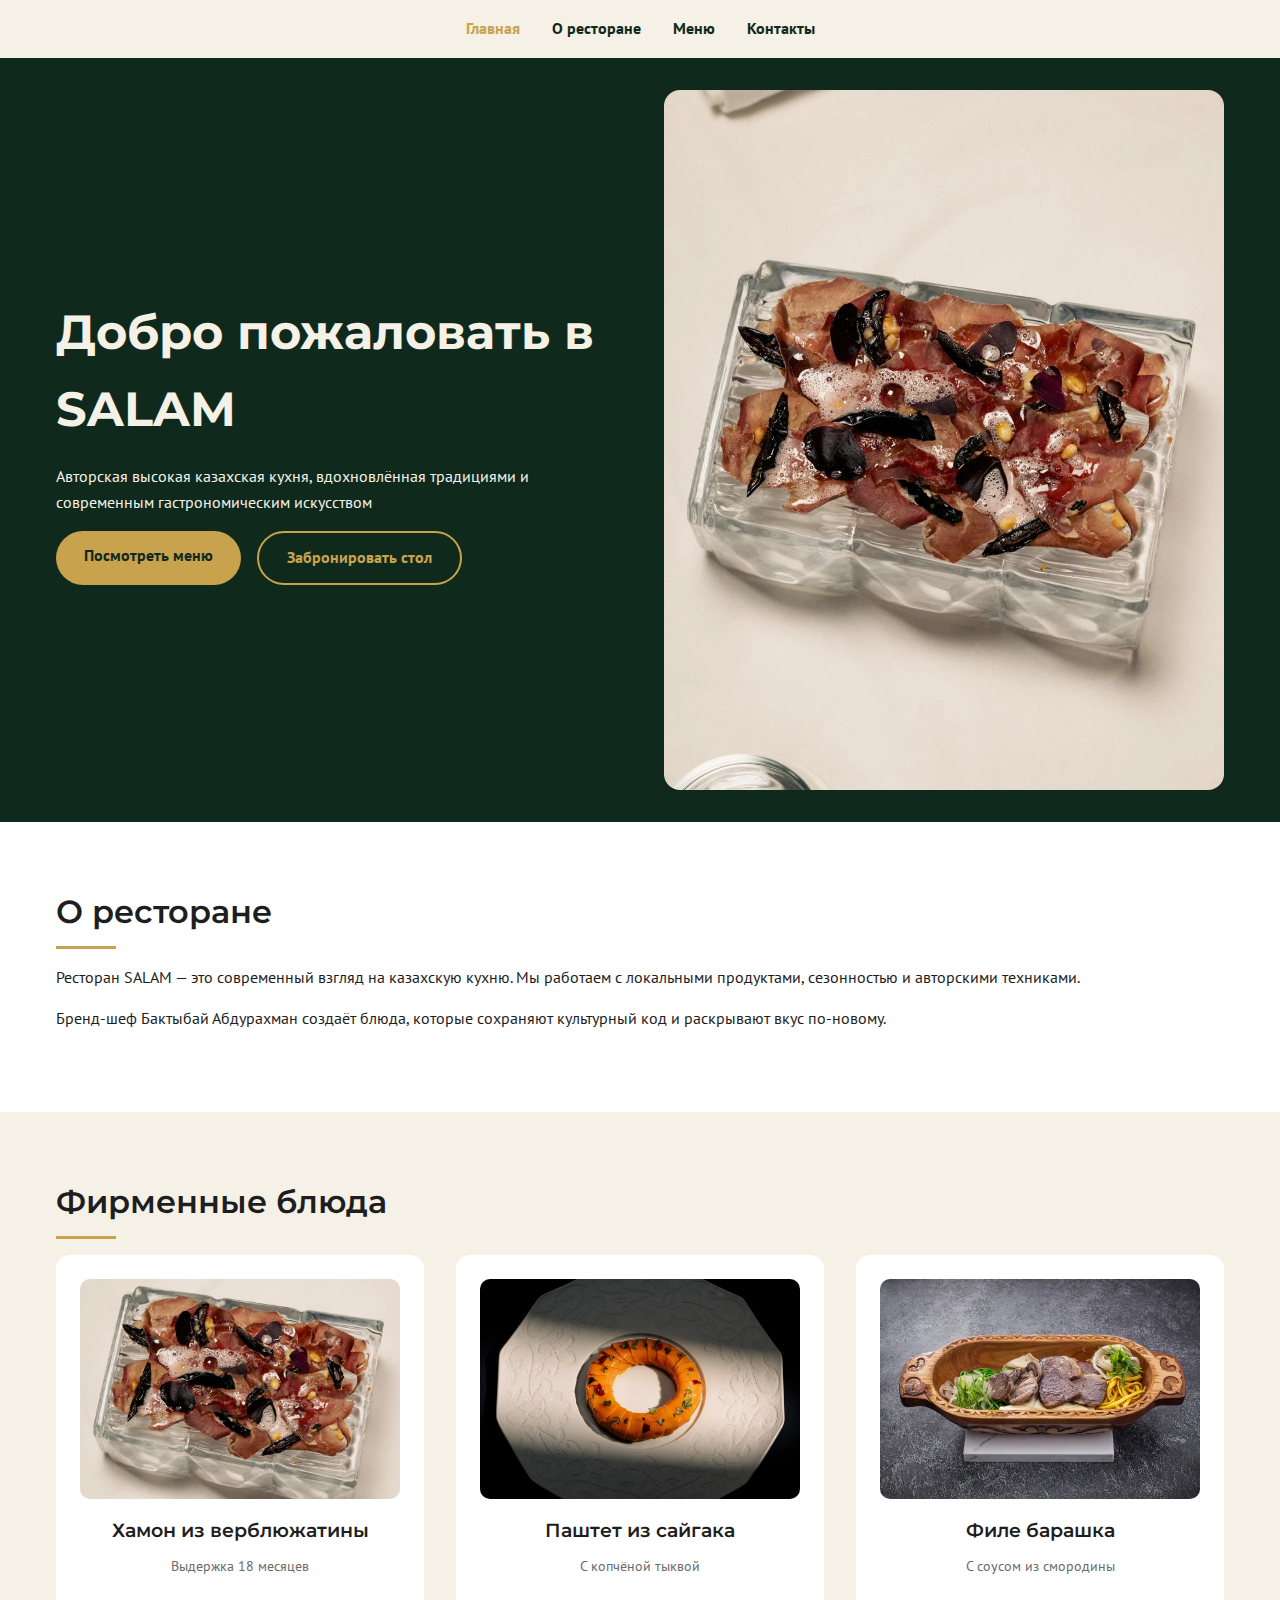
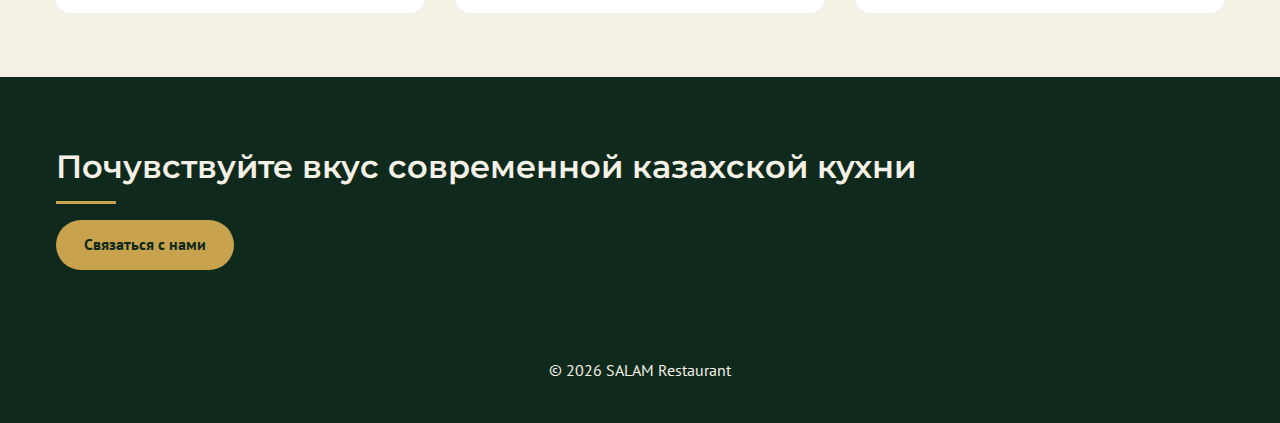
<file: index.html>
<!DOCTYPE html>
<html lang="ru">
<head>
    <meta charset="UTF-8">
    <meta name="viewport" content="width=device-width, initial-scale=1.0">
    <title>SALAM Restaurant</title>

    <link rel="stylesheet" href="css/reset.css">
    <link rel="stylesheet" href="css/base.css">
    <link rel="stylesheet" href="css/layout.css">
    <link rel="stylesheet" href="css/components.css">
</head>
<body>

<header class="site-header">
    <nav class="nav">
        <ul class="nav-list">
            <li><a href="index.html" class="active">Главная</a></li>
            <li><a href="pages/about.html">О ресторане</a></li>
            <li><a href="pages/menu.html">Меню</a></li>
            <li><a href="pages/contacts.html">Контакты</a></li>
        </ul>
    </nav>
</header>

<main>

    <!-- HERO -->
    <section class="hero">
        <div class="hero-content">
            <article class="hero-text">
                <h1>Добро пожаловать в SALAM</h1>
                <p class="hero-subtitle">
                    Авторская высокая казахская кухня, вдохновлённая традициями и современным гастрономическим искусством
                </p>
                <div class="hero-actions">
                    <a href="pages/menu.html" class="btn">Посмотреть меню</a>
                    <a href="pages/contacts.html" class="btn btn-outline">Забронировать стол</a>
                </div>
            </article>

            <div class="hero-image">
                <img src="images/hamon-camel.jpg" alt="Фирменное блюдо ресторана SALAM">
            </div>
        </div>
    </section>

    <!-- ABOUT -->
    <section class="section section-light">
        <div class="container">
            <article class="section-text">
                <h2>О ресторане</h2>
                <p>
                    Ресторан SALAM — это современный взгляд на казахскую кухню.
                    Мы работаем с локальными продуктами, сезонностью и авторскими техниками.
                </p>
                <p>
                    Бренд-шеф Бактыбай Абдурахман создаёт блюда,
                    которые сохраняют культурный код и раскрывают вкус по-новому.
                </p>
            </article>
        </div>
    </section>

    <!-- FEATURED DISHES -->
    <section class="section">
        <div class="container">
            <h2 class="section-title">Фирменные блюда</h2>

            <div class="cards-grid">
                <article class="card">
                    <img src="images/hamon-camel.jpg" alt="Хамон из верблюжатины">
                    <h3>Хамон из верблюжатины</h3>
                    <p class="muted">Выдержка 18 месяцев</p>
                </article>

                <article class="card">
                    <img src="images/pate-saiga.jpg" alt="Паштет из сайгака">
                    <h3>Паштет из сайгака</h3>
                    <p class="muted">С копчёной тыквой</p>
                </article>

                <article class="card">
                    <img src="images/lamb-fillet.jpg" alt="Филе барашка">
                    <h3>Филе барашка</h3>
                    <p class="muted">С соусом из смородины</p>
                </article>
            </div>
        </div>
    </section>

    <!-- CTA -->
    <section class="section section-dark">
        <div class="container cta">
            <h2>Почувствуйте вкус современной казахской кухни</h2>
            <a href="pages/contacts.html" class="btn">Связаться с нами</a>
        </div>
    </section>

</main>

<footer class="site-footer">
    <p>&copy; 2026 SALAM Restaurant</p>
</footer>

</body>
</html>
</file>
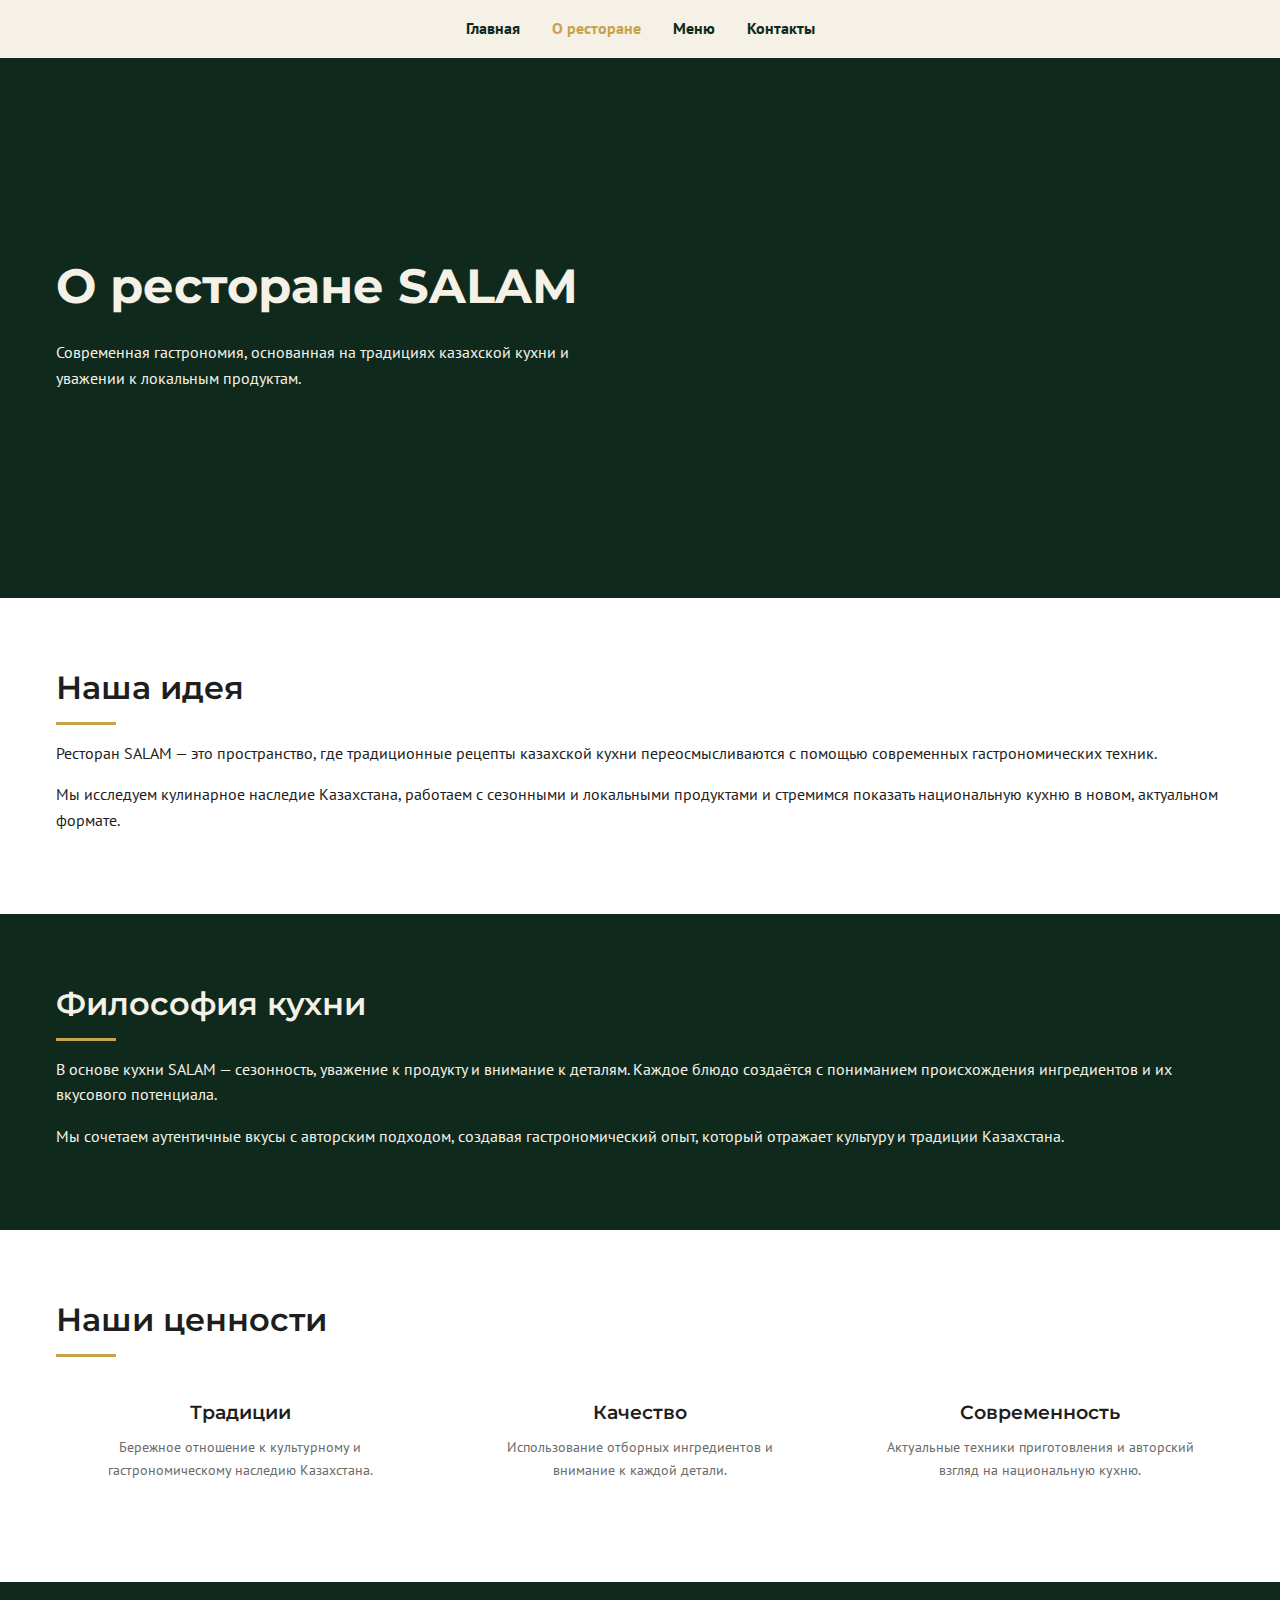
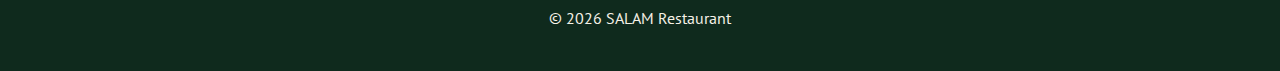
<file: Pages/about.html>
<!DOCTYPE html>
<html lang="ru">
<head>
    <meta charset="UTF-8">
    <meta name="viewport" content="width=device-width, initial-scale=1.0">
    <title>О ресторане — SALAM</title>

    <link rel="stylesheet" href="../css/reset.css">
    <link rel="stylesheet" href="../css/base.css">
    <link rel="stylesheet" href="../css/layout.css">
    <link rel="stylesheet" href="../css/components.css">
</head>
<body>

<header class="site-header">
    <nav class="nav">
        <ul class="nav-list">
            <li><a href="../index.html">Главная</a></li>
            <li><a href="about.html" class="active">О ресторане</a></li>
            <li><a href="menu.html">Меню</a></li>
            <li><a href="contacts.html">Контакты</a></li>
        </ul>
    </nav>
</header>

<main>

    <!-- HERO (как на главной) -->
    <section class="page-hero">
        <div class="container hero-content">
            <article class="hero-text">
                <h1>О ресторане SALAM</h1>
                <p class="hero-subtitle">
                    Современная гастрономия, основанная на традициях казахской кухни
                    и уважении к локальным продуктам.
                </p>
            </article>

            
        </div>
    </section>

    <!-- ABOUT TEXT -->
    <section class="section section-light">
        <div class="container">
            <article>
                <h2>Наша идея</h2>
                <p>
                    Ресторан SALAM — это пространство, где традиционные рецепты
                    казахской кухни переосмысливаются с помощью современных
                    гастрономических техник.
                </p>
                <p>
                    Мы исследуем кулинарное наследие Казахстана, работаем с
                    сезонными и локальными продуктами и стремимся показать
                    национальную кухню в новом, актуальном формате.
                </p>
            </article>
        </div>
    </section>

    <!-- PHILOSOPHY -->
    <section class="section section-dark">
        <div class="container">
            <article>
                <h2>Философия кухни</h2>
                <p>
                    В основе кухни SALAM — сезонность, уважение к продукту и
                    внимание к деталям. Каждое блюдо создаётся с пониманием
                    происхождения ингредиентов и их вкусового потенциала.
                </p>
                <p>
                    Мы сочетаем аутентичные вкусы с авторским подходом,
                    создавая гастрономический опыт, который отражает культуру
                    и традиции Казахстана.
                </p>
            </article>
        </div>
    </section>

    <!-- VALUES -->
    <section class="section section-light">
        <div class="container">
            <h2 class="section-title">Наши ценности</h2>

            <div class="cards-grid">
                <article class="card">
                    <h3>Традиции</h3>
                    <p class="muted">
                        Бережное отношение к культурному и гастрономическому
                        наследию Казахстана.
                    </p>
                </article>

                <article class="card">
                    <h3>Качество</h3>
                    <p class="muted">
                        Использование отборных ингредиентов и внимание
                        к каждой детали.
                    </p>
                </article>

                <article class="card">
                    <h3>Современность</h3>
                    <p class="muted">
                        Актуальные техники приготовления и авторский взгляд
                        на национальную кухню.
                    </p>
                </article>
            </div>
        </div>
    </section>

</main>

<footer class="site-footer">
    <p>&copy; 2026 SALAM Restaurant</p>
</footer>

</body>
</html>
</file>
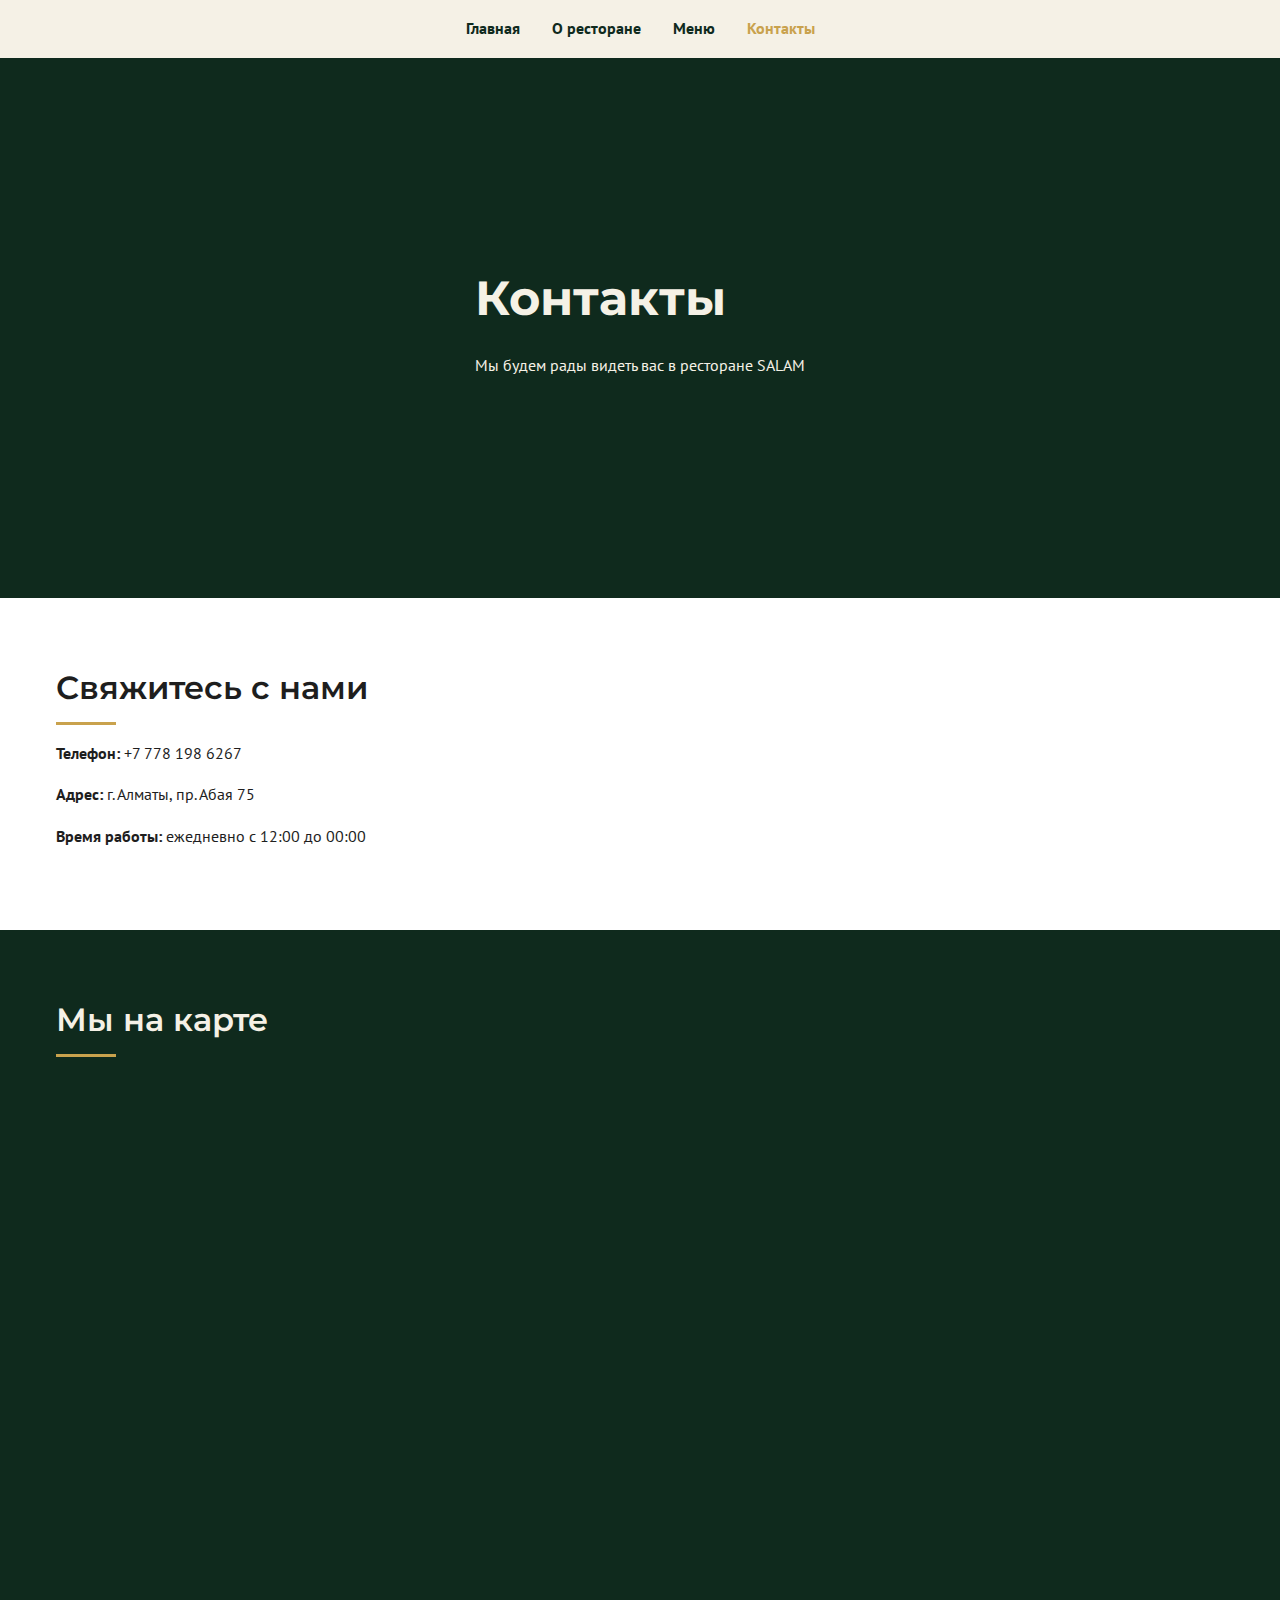
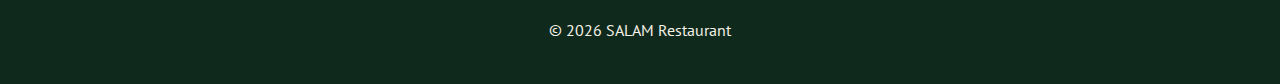
<file: Pages/contacts.html>
<!DOCTYPE html>
<html lang="ru">
<head>
    <meta charset="UTF-8">
    <meta name="viewport" content="width=device-width, initial-scale=1.0">
    <title>Контакты — SALAM</title>

    <link rel="stylesheet" href="../css/reset.css">
    <link rel="stylesheet" href="../css/base.css">
    <link rel="stylesheet" href="../css/layout.css">
    <link rel="stylesheet" href="../css/components.css">
</head>
<body>

<header class="site-header">
    <nav class="nav">
        <ul class="nav-list">
            <li><a href="../index.html">Главная</a></li>
            <li><a href="about.html">О ресторане</a></li>
            <li><a href="menu.html">Меню</a></li>
            <li><a href="contacts.html" class="active">Контакты</a></li>
        </ul>
    </nav>
</header>

<main>

    <!-- HERO -->
    <section class="page-hero">
        <div class="container">
            <article class="hero-text">
                <h1>Контакты</h1>
                <p class="hero-subtitle">
                    Мы будем рады видеть вас в ресторане SALAM
                </p>
            </article>
        </div>
    </section>

    <!-- INFO -->
    <section class="section section-light">
        <div class="container">
            <article>
                <h2>Свяжитесь с нами</h2>
                <p><strong>Телефон:</strong> +7 778 198 6267</p>
                <p><strong>Адрес:</strong> г. Алматы, пр. Абая 75</p>
                <p><strong>Время работы:</strong> ежедневно с 12:00 до 00:00</p>
            </article>
        </div>
    </section>

    <!-- MAP -->
    <section class="section section-dark">
        <div class="container">
            <article>
                <h2>Мы на карте</h2>
                <iframe
                    src="https://www.google.com/maps/embed?pb=!1m14!1m12!1m3!1d1771.9994137633464!2d71.40828113923885!3d51.09027319943222!2m3!1f0!2f0!3f0!3m2!1i1024!2i768!4f13.1!5e0!3m2!1sru!2skz!4v1768558820346!5m2!1sru!2skz"
                    width="100%"
                    height="450"
                    style="border:0;"
                    loading="lazy"
                    referrerpolicy="no-referrer-when-downgrade"
                    title="Карта ресторана SALAM">
                </iframe>
            </article>
        </div>
    </section>

</main>

<footer class="site-footer">
    <p>&copy; 2026 SALAM Restaurant</p>
</footer>

</body>
</html>
</file>
<file: css/base.css>
@import url('https://fonts.googleapis.com/css2?family=Montserrat:wght@300;400;600;700&family=PT+Sans:wght@400;700&display=swap');

:root {
    --color-beige: #f5f1e6;
    --color-dark-green: #0f2a1d;
    --color-gold: #c9a24d;

    --text-dark: #1e1e1e;
    --text-light: #f5f1e6;
    --text-muted: #6b6b6b;
}

body {
    font-family: 'PT Sans', sans-serif;
    font-size: 16px;
    background-color: var(--color-beige);
    color: var(--text-dark);
}

h1, h2, h3, h4, h5, h6 {
    font-family: 'Montserrat', sans-serif;
    margin-bottom: 1rem;
}

h1 {
    font-size: 3rem;
    font-weight: 700;
}

h2 {
    font-size: 2rem;
    font-weight: 600;
    position: relative;
    padding-bottom: 0.75rem;
}

h2::after {
    content: "";
    position: absolute;
    left: 0;
    bottom: 0;
    width: 60px;
    height: 3px;
    background-color: var(--color-gold);
}

h3 {
    font-size: 1.2rem;
    font-weight: 600;
}

p {
    margin-bottom: 1rem;
}

a {
    color: var(--color-gold);
}
</file>
<file: css/layout.css>
/* HEADER */

.site-header {
    background-color: var(--color-beige);
    padding: 1rem 0;
}

.nav {
    max-width: 1200px;
    margin: 0 auto;
}

.nav-list {
    display: flex;
    justify-content: center;
    gap: 2rem;
}

.nav-list a {
    font-weight: 600;
    color: var(--color-dark-green);
}

.nav-list a.active {
    color: var(--color-gold);
}

/* CONTAINER / SECTIONS */

.container {
    max-width: 1200px;
    margin: 0 auto;
    padding: 0 1rem;
}

.section {
    padding: 4rem 0;
}

.section-light {
    background-color: #ffffff;
}

.section-dark {
    background-color: var(--color-dark-green);
    color: var(--text-light);
}

.section-dark h2 {
    color: var(--text-light);
}

/* HERO */

.hero,
.page-hero {
    background-color: var(--color-dark-green);
    min-height: 60vh;
    display: flex;
    align-items: center;
}

.hero-content {
    max-width: 1200px;
    margin: 0 auto;
    padding: 2rem 1rem;

    display: grid;
    grid-template-columns: 1fr 1fr;
    gap: 3rem;
    align-items: center;
}

.hero h1,
.hero p,
.page-hero h1,
.page-hero p {
    color: var(--text-light);
}

.hero-actions {
    display: flex;
    gap: 1rem;
}

/* GRID */

.cards-grid {
    display: grid;
    grid-template-columns: repeat(3, 1fr);
    gap: 2rem;
}

/* FOOTER */

.site-footer {
    background-color: var(--color-dark-green);
    color: var(--text-light);
    text-align: center;
    padding: 1.5rem 0;
}

/* RESPONSIVE */

@media (max-width: 992px) {
    .hero-content {
        grid-template-columns: 1fr;
        text-align: center;
    }

    .hero-actions {
        justify-content: center;
    }

    .cards-grid {
        grid-template-columns: repeat(2, 1fr);
    }
}

@media (max-width: 576px) {
    .cards-grid {
        grid-template-columns: 1fr;
    }

    h1 {
        font-size: 2.2rem;
    }

    h2 {
        font-size: 1.6rem;
    }
}
</file>
<file: css/components.css>
.btn {
        display: inline-block;
        padding: 0.75rem 1.75rem;
        border-radius: 30px;
        font-weight: 600;
        background-color: var(--color-gold);
        color: var(--color-dark-green);
        transition: background-color 0.3s, color 0.3s;
    }

    .btn:hover {
        background-color: var(--color-dark-green);
        color: var(--color-gold);
    }

    .btn-outline {
        background-color: transparent;
        border: 2px solid var(--color-gold);
        color: var(--color-gold);
    }



    .card {
        background-color: #ffffff;
        border-radius: 14px;
        padding: 1.5rem;
        text-align: center;

        display: flex;
        flex-direction: column;
        height: 100%;

        transition: transform 0.3s, box-shadow 0.3s;
    }

    .section-dark .card {
        background-color: var(--color-beige);
    }

    .card img {
        width: 100%;
        height: 220px;
        object-fit: cover;
        border-radius: 10px;
        margin-bottom: 1rem;
    }

    .card h3 {
        margin-bottom: 0.5rem;
    }

    .muted {
        color: var(--text-muted);
        font-size: 0.9rem;
        margin-bottom: 0.75rem;
    }

    .card .price {
        margin-top: auto;
        font-weight: 600;
        color: var(--color-dark-green);
    }

    .card:hover {
        transform: translateY(-6px);
        box-shadow: 0 12px 25px rgba(0, 0, 0, 0.25);
    }


    .nav-list a {
        position: relative;
        padding-bottom: 0.25rem;
    }

    .nav-list a::after {
        content: "";
        position: absolute;
        left: 0;
        bottom: 0;
        width: 0;
        height: 2px;
        background-color: var(--color-gold);
        transition: width 0.3s;
    }

    .nav-list a:hover::after {
        width: 100%;
    }



    .hero-image img {
        border-radius: 16px;
    }
/* Цитата */
.accent-quote {
  margin: 40px 0;
  padding-left: 20px;
  border-left: 4px solid var(--color-gold);
  font-size: 1.2rem;
  font-style: italic;
  color: var(--color-dark-green);
}
/* Форма контактов */
.contact-form {
  background-color: var(--color-beige);
  padding: 2rem;
  border-radius: 20px;
}

.contact-form input {
  width: 100%;
  padding: 0.75rem 1rem;
  margin-bottom: 1rem;
  border-radius: 10px;
  border: 1px solid #ccc;
  font-size: 0.95rem;
}

.contact-form input:focus {
  outline: none;
  border-color: var(--color-gold);
}

.checkbox {
  display: flex;
  gap: 0.5rem;
  align-items: center;
  font-size: 0.85rem;
  margin-bottom: 1.2rem;
}
</file>
